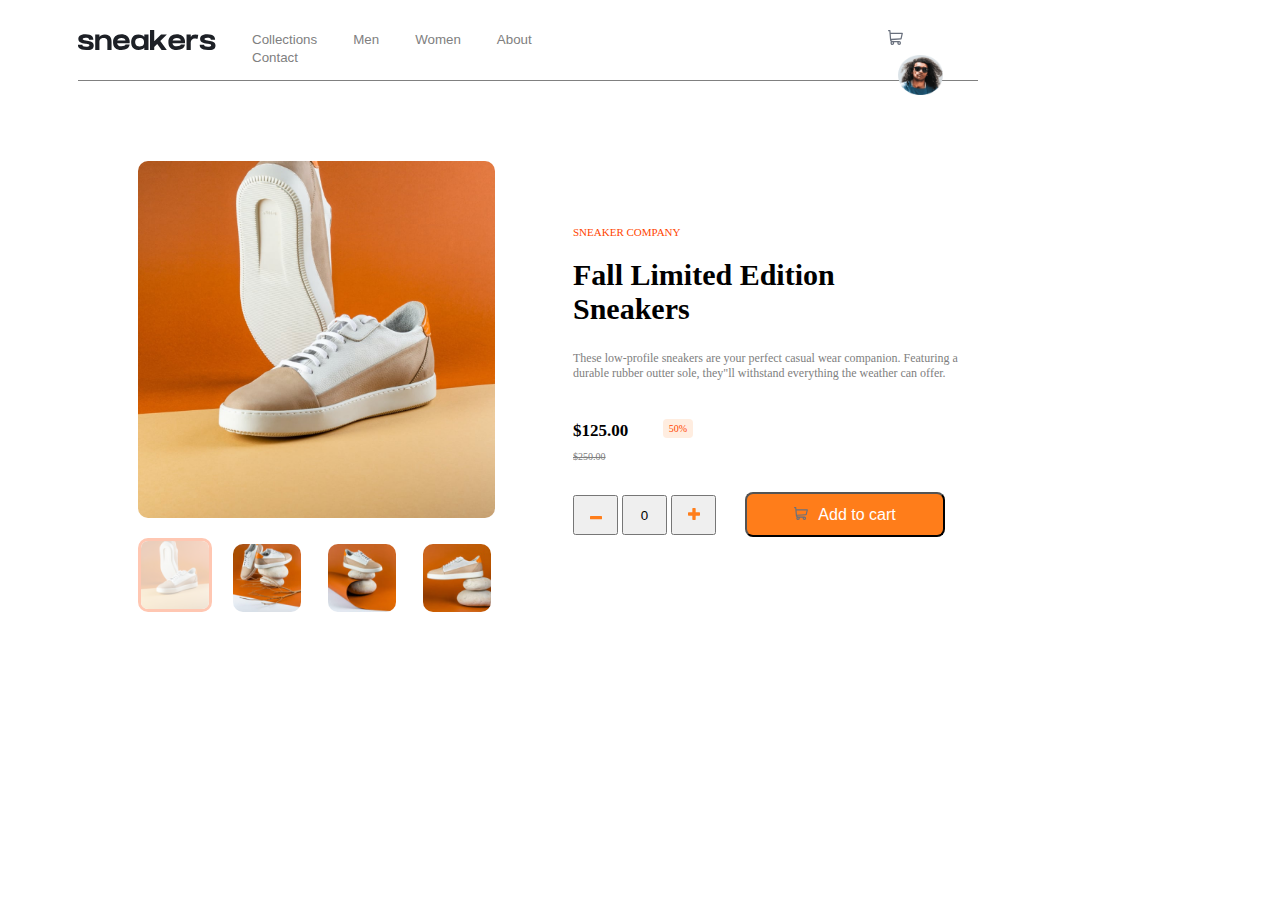
<file: ecommerce.html>
<!DOCTYPE html>
<html lang="en">
  <head>
    <meta charset="UTF-8" />
    <meta http-equiv="X-UA-Compatible" content="IE=edge" />
    <meta name="viewport" content="width=device-width, initial-scale=1.0" />
    <title>Ecommerce Product</title>
    <link rel="stylesheet" href="styles/ecommerce.css" />
  </head>
  <body>
    <div class="nav-bar">
      <div class="image-logo">
        <img class="logo" src="images/logo.svg" />
      </div>

      <div class="nav-buttons">
        <button class="buttons">Collections</button>
        <button class="buttons">Men</button>
        <button class="buttons">Women</button>
        <button class="buttons">About</button>
        <button class="buttons">Contact</button>
      </div>

      <div class="icons">
        <img class="icon-cart" src="images/icon-cart.svg" />
        <img class="icon-avator" src="images/image-avatar.png" />
      </div>
    </div>

    <div class="infor">
      <div class="image-products">
        <div class="product">
          <img class="image-shoes" src="images/image-product-1.jpg" />
        </div>
        <div class="image-thumbnail">
          <img class="thumbnail-1" src="images/image-product-1-thumbnail.jpg" />
          <img class="thumbnail" src="images/image-product-2-thumbnail.jpg" />
          <img class="thumbnail" src="images/image-product-3-thumbnail.jpg" />
          <img class="thumbnail" src="images/image-product-4-thumbnail.jpg" />
        </div>
      </div>
      <div class="product-infor">
        <div class="company-infor">
          <p class="company">SNEAKER COMPANY</p>
          <p class="brand">Fall Limited Edition <br />Sneakers</p>
          <p class="sneaker-infor">
            These low-profile sneakers are your perfect casual wear companion.
            Featuring a durable rubber outter sole, they"ll withstand everything
            the weather can offer.
          </p>
          <p class="current-price">$125.00</p>
          <p class="former-price"><del>$250.00</del></p>
          <p class="discount">50%</p>

          <div class="controls">
            <button class="minus-control">
              <img src="images/icon-minus.svg" />
            </button>
            <button class="default-control">0</button>
            <button class="plus-control">
              <img src="images/icon-plus.svg" />
            </button>

            <button class="cart-button">
              <img class="cart-image" src="images/icon-cart.svg" />Add to cart
            </button>
          </div>
        </div>
      </div>
    </div>
  </body>
</html>
</file>
<file: styles/ecommerce.css>
.nav-bar {
  width: 900px;
  display: flex;
  flex-direction: row;
  margin-top: 30px;
  margin-left: 70px;
  height: 50px;
  border-bottom-style: solid;
  border-bottom-color: grey;
  border-bottom-width: thin;
  border-image-width: 10px;
}
.nav-buttons {
  margin-left: 30px;
}
.buttons {
  margin-right: 20px;
  border: none;
  background-color: white;
  color: grey;
  cursor: pointer;
}
.icons {
  display: flex;
  flex-wrap: wrap;
  margin-left: 250px;
  margin-top: -20px;
}
.icon-avator {
  width: 45px;
  height: 40px;
  margin-left: 10px;
  margin-top: 10px;
}
.icon-cart {
  width: 15px;
  height: 15px;
  margin-top: 20px;
  margin-right: 20px;
}
.infor {
  width: 900px;
  margin-left: 130px;
  margin-top: 80px;
  display: flex;
  flex-direction: row;
}
.product {
  display: flex;
  flex-direction: column;
}
.image-shoes {
  width: 357px;
  border-radius: 10px;
}
.image-thumbnail {
  width: 380px;
  margin-top: 20px;
  margin-right: 15px;
}
.thumbnail {
  width: 68px;
  border-radius: 10px;
  margin-right: 23px;
}
.thumbnail-1 {
  width: 68px;
  border-radius: 10px;
  margin-left: 0px;
  margin-right: 17px;
  filter: opacity(30%);
  border: 3px solid orangered;
}
.product-infor {
  margin-left: 40px;
  margin-top: 15px;
}
.company {
  margin-top: 50px;
  margin-bottom: 20px;
  font-size: 11px;
  color: orangered;
}
.brand {
  font-size: 30px;
  font-weight: bolder;
  color: black;
  width: 400px;
  margin-top: 0px;
  margin-bottom: 25px;
}
.sneaker-infor {
  font-size: 12px;

  width: 400px;
  height: 30px;
  color: grey;
}
.current-price {
  font-size: 17px;
  margin-top: 40px;
  margin-bottom: 7px;
  font-weight: bold;
  color: black;
}
.former-price {
  margin-top: 10px;
  border-bottom: 50px;
  font-size: 10px;
  color: grey;
}
.discount {
  font-size: 10px;
  float: right;
  color: orangered;
  margin-top: -53px;
  margin-right: 280px;
  width: 30px;
  height: 15px;
  text-align: center;
  border-radius: 4px;
  padding-top: 4px;
  background-color: hsl(25, 100%, 94%);
}
.controls {
  margin-top: 30px;
}

.minus-control {
  width: 45px;
  height: 40px;
  cursor: pointer;
}
.default-control {
  width: 45px;
  height: 40px;
  cursor: pointer;
}
.plus-control {
  width: 45px;
  height: 40px;
  cursor: pointer;
}
.cart-image {
  width: 14px;
  margin-right: 10px;
}
.cart-button {
  border-radius: 8px;
  color: white;
  background-color: hsl(26, 100%, 55%);
  width: 200px;
  height: 45px;
  font-size: 16px;
  margin-left: 25px;
  padding-top: 10px;
  padding-bottom: 10px;
  text-align: center;
  cursor: pointer;
}
</file>
